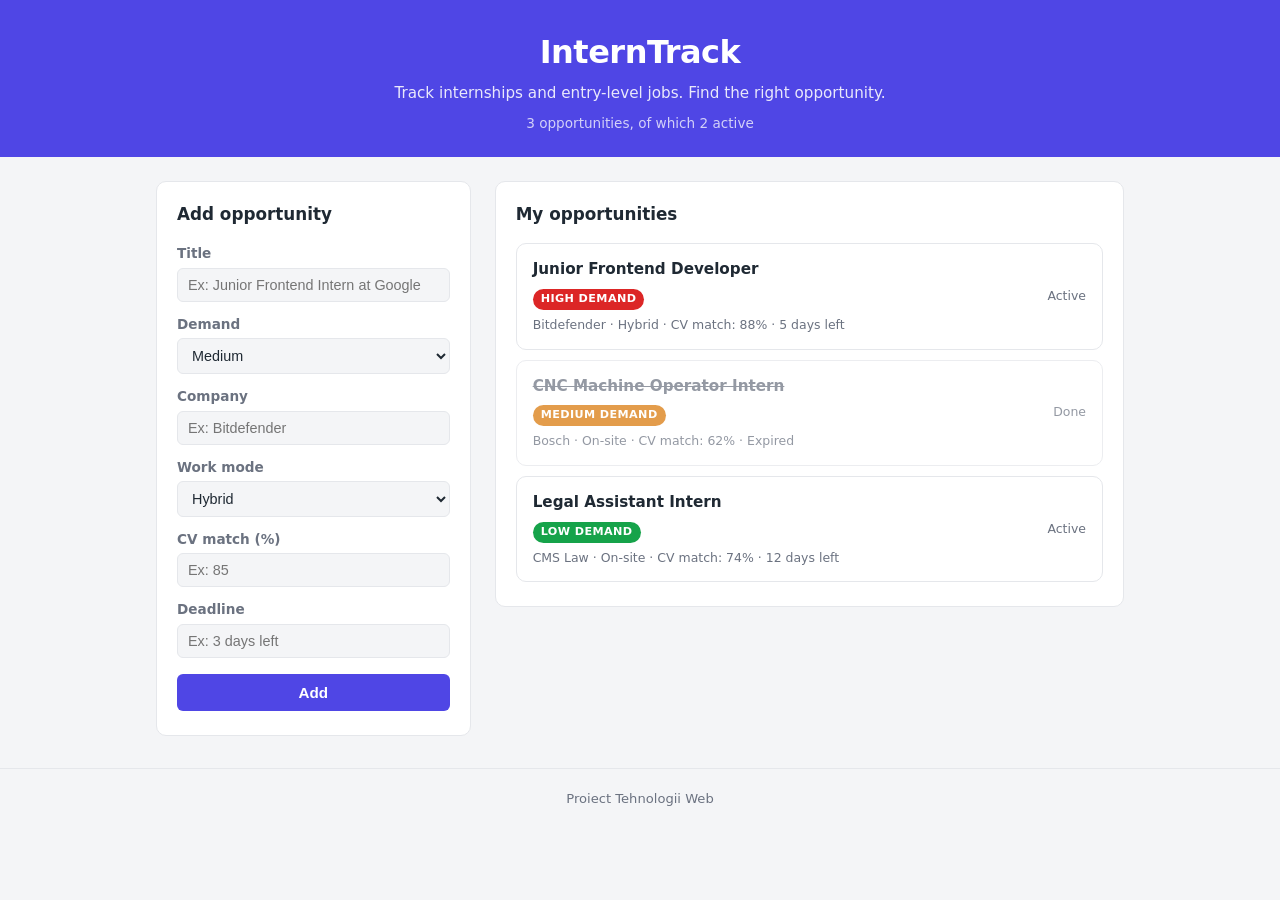
<file: index.html>
<!DOCTYPE html>
<html lang="en">

<head>
  <meta charset="UTF-8" />
  <meta name="viewport" content="width=device-width, initial-scale=1" />
  <title>InternTrack - mockup</title>
  <link rel="stylesheet" href="style.css" />
</head>

<body>

  <header class="app-header">
    <h1>InternTrack</h1>
    <p>Track internships and entry-level jobs. Find the right opportunity.</p>
    <p class="app-count">3 opportunities, of which 2 active</p>
  </header>

  <main class="container">

    <!-- Left panel: Add form -->
    <section class="panel">
      <h2>Add opportunity</h2>
      <form class="item-form">
        <label>
          Title
          <input type="text" name="title" placeholder="Ex: Junior Frontend Intern at Google" />
        </label>
        <label>
          Demand
          <select name="demand">
            <option value="low">Low</option>
            <option value="medium" selected>Medium</option>
            <option value="high">High</option>
          </select>
        </label>
        <label>
          Company
          <input type="text" name="company" placeholder="Ex: Bitdefender" />
        </label>
        <label>
          Work mode
          <select name="workMode">
            <option value="remote">Remote</option>
            <option value="hybrid" selected>Hybrid</option>
            <option value="on-site">On-site</option>
          </select>
        </label>
        <label>
          CV match (%)
          <input type="number" name="cvMatch" placeholder="Ex: 85" min="0" max="100" />
        </label>
        <label>
          Deadline
          <input type="text" name="deadline" placeholder="Ex: 3 days left" />
        </label>
        <button type="submit">Add</button>
      </form>
    </section>

    <!-- Right panel: Opportunities list -->
    <section class="panel">
      <h2>My opportunities</h2>
      <!-- When list is empty: <p class="empty">No opportunities yet.</p> -->
      <ul class="item-list">

        <!-- Item 1: active, high demand -->
        <li class="item-card">
          <div>
            <h3>Junior Frontend Developer</h3>
            <span class="badge badge-high">High demand</span>
            <p class="item-meta">Bitdefender &middot; Hybrid &middot; CV match: 88% &middot; 5 days left</p>
          </div>
          <span class="status">Active</span>
        </li>

        <!-- Item 2: done, medium demand -->
        <li class="item-card done">
          <div>
            <h3>CNC Machine Operator Intern</h3>
            <span class="badge badge-medium">Medium demand</span>
            <p class="item-meta">Bosch &middot; On-site &middot; CV match: 62% &middot; Expired</p>
          </div>
          <span class="status">Done</span>
        </li>

        <!-- Item 3: active, low demand -->
        <li class="item-card">
          <div>
            <h3>Legal Assistant Intern</h3>
            <span class="badge badge-low">Low demand</span>
            <p class="item-meta">CMS Law &middot; On-site &middot; CV match: 74% &middot; 12 days left</p>
          </div>
          <span class="status">Active</span>
        </li>

      </ul>
    </section>

  </main>

  <footer class="app-footer">Proiect Tehnologii Web</footer>

  <script src="internships.js"></script>
</body>

</html>
</file>
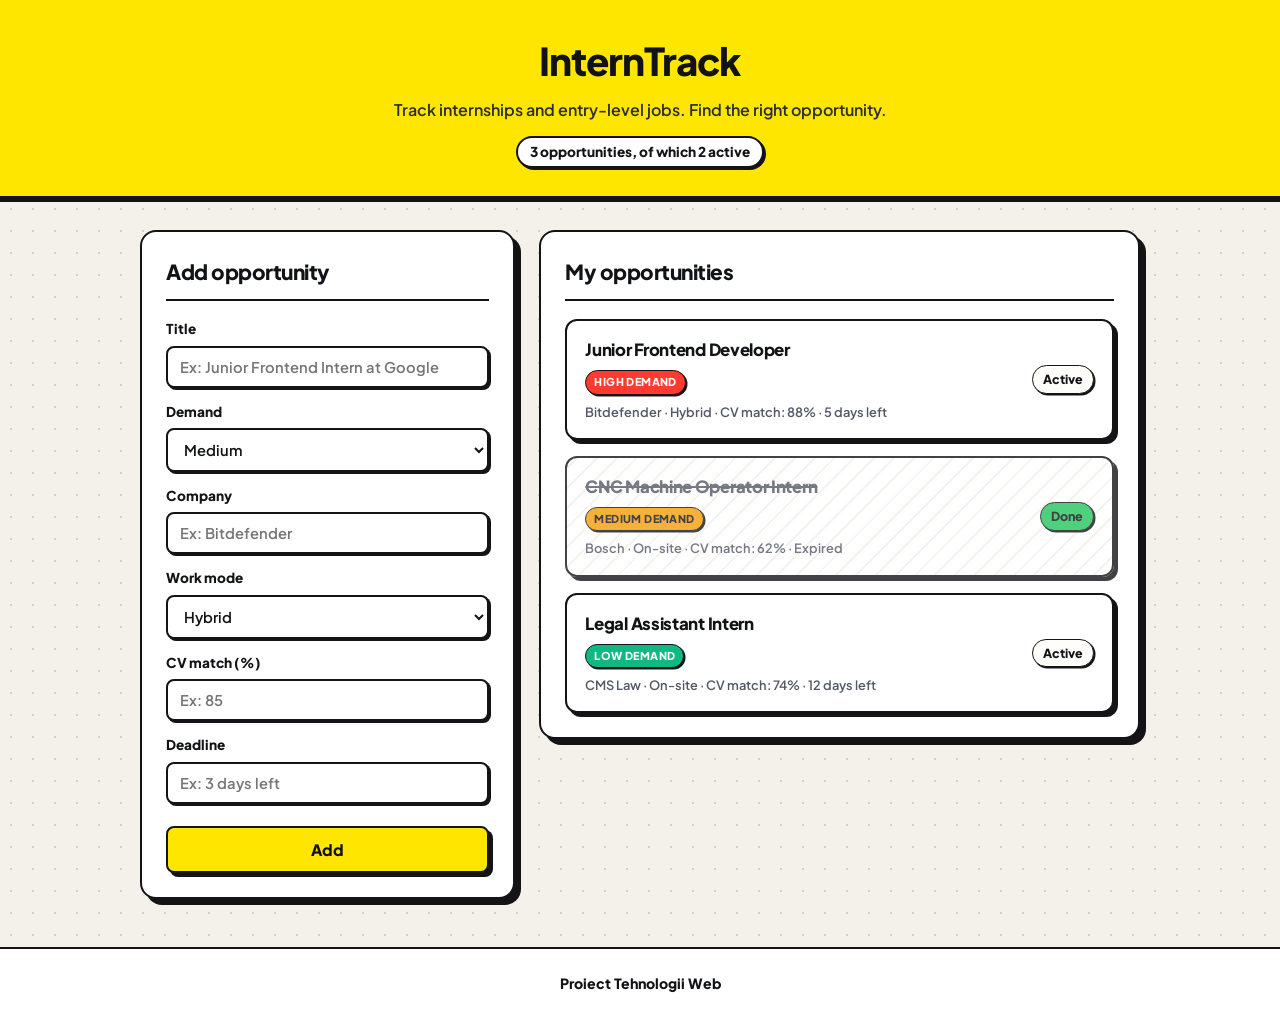
<file: mockup/index.html>
<!DOCTYPE html>
<html lang="en">

<head>
  <meta charset="UTF-8" />
  <meta name="viewport" content="width=device-width, initial-scale=1" />
  <title>InternTrack - mockup</title>
  <link rel="stylesheet" href="style.css" />
  <link rel="preconnect" href="https://fonts.googleapis.com" />
  <link rel="preconnect" href="https://fonts.gstatic.com" crossorigin />
  <link
    href="https://fonts.googleapis.com/css2?family=Plus+Jakarta+Sans:wght@500;600;700;800;900&display=swap"
    rel="stylesheet"
  />
</head>

<body>

  <header class="app-header">
    <h1>InternTrack</h1>
    <p>Track internships and entry-level jobs. Find the right opportunity.</p>
    <p class="app-count">3 opportunities, of which 2 active</p>
  </header>

  <main class="container">

    <!-- Left panel: Add form -->
    <section class="panel">
      <h2>Add opportunity</h2>
      <form class="item-form">
        <label>
          Title
          <input type="text" name="title" placeholder="Ex: Junior Frontend Intern at Google" />
        </label>
        <label>
          Demand
          <select name="demand">
            <option value="low">Low</option>
            <option value="medium" selected>Medium</option>
            <option value="high">High</option>
          </select>
        </label>
        <label>
          Company
          <input type="text" name="company" placeholder="Ex: Bitdefender" />
        </label>
        <label>
          Work mode
          <select name="workMode">
            <option value="remote">Remote</option>
            <option value="hybrid" selected>Hybrid</option>
            <option value="on-site">On-site</option>
          </select>
        </label>
        <label>
          CV match (%)
          <input type="number" name="cvMatch" placeholder="Ex: 85" min="0" max="100" />
        </label>
        <label>
          Deadline
          <input type="text" name="deadline" placeholder="Ex: 3 days left" />
        </label>
        <button type="submit">Add</button>
      </form>
    </section>

    <!-- Right panel: Opportunities list -->
    <section class="panel">
      <h2>My opportunities</h2>
      <!-- When list is empty: <p class="empty">No opportunities yet.</p> -->
      <ul class="item-list">

        <!-- Item 1: active, high demand -->
        <li class="item-card">
          <div>
            <h3>Junior Frontend Developer</h3>
            <span class="badge badge-high">High demand</span>
            <p class="item-meta">Bitdefender &middot; Hybrid &middot; CV match: 88% &middot; 5 days left</p>
          </div>
          <span class="status">Active</span>
        </li>

        <!-- Item 2: done, medium demand -->
        <li class="item-card done">
          <div>
            <h3>CNC Machine Operator Intern</h3>
            <span class="badge badge-medium">Medium demand</span>
            <p class="item-meta">Bosch &middot; On-site &middot; CV match: 62% &middot; Expired</p>
          </div>
          <span class="status">Done</span>
        </li>

        <!-- Item 3: active, low demand -->
        <li class="item-card">
          <div>
            <h3>Legal Assistant Intern</h3>
            <span class="badge badge-low">Low demand</span>
            <p class="item-meta">CMS Law &middot; On-site &middot; CV match: 74% &middot; 12 days left</p>
          </div>
          <span class="status">Active</span>
        </li>

      </ul>
    </section>

  </main>

  <footer class="app-footer">Proiect Tehnologii Web</footer>

  <script src="internships.js"></script>
</body>

</html>
</file>
<file: style.css>
/* ============================================================
   style.css — InternTrack · Stage 1: Static Mockup
   ============================================================ */

/* 4.1 Box model + CSS custom properties (all colors via variables) */
* {
  box-sizing: border-box;
}

:root {
  --bg:           #f4f5f7;        /* page background          */
  --card:         #ffffff;        /* panel / card background  */
  --text:         #1f2933;        /* main text                */
  --muted:        #6b7280;        /* secondary / muted text   */
  --accent:       #4f46e5;        /* brand accent (indigo)    */
  --accent-dark:  #3730a3;        /* hover state for accent   */
  --accent-soft:  #e0e7ff;        /* light accent background  */
  --border:       #e5e7eb;        /* subtle borders           */

  /* one color per demand value */
  --badge-high:   #dc2626;
  --badge-medium: #d97706;
  --badge-low:    #16a34a;
}

body {
  margin: 0;
  font-family: system-ui, -apple-system, "Segoe UI", Roboto, sans-serif;
  background: var(--bg);
  color: var(--text);
  line-height: 1.5;
}

/* ============================================================
   4.2 Header
   ============================================================ */
.app-header {
  background: var(--accent);
  color: #ffffff;
  text-align: center;
  padding: 28px 16px 24px;
}

.app-header h1 {
  margin: 0 0 6px;
  font-size: 2rem;
  letter-spacing: -0.5px;
}

.app-header p {
  margin: 4px 0 0;
  font-size: 0.95rem;
  opacity: 0.88;
}

.app-count {
  font-size: 0.85rem !important;
  opacity: 0.75 !important;
  margin-top: 8px !important;
}

/* ============================================================
   4.3 Two-column layout (Grid)
   ============================================================ */
.container {
  max-width: 1000px;
  margin: 24px auto;
  padding: 0 16px;
  display: grid;
  grid-template-columns: 1fr 2fr;
  gap: 24px;
  align-items: start;
}

/* ============================================================
   4.4 Panels
   ============================================================ */
.panel {
  background: var(--card);
  border: 1px solid var(--border);
  border-radius: 10px;
  padding: 20px 20px 24px;
}

.panel h2 {
  margin: 0 0 16px;
  font-size: 1.05rem;
  color: var(--text);
}

/* ============================================================
   4.5 Form (Flexbox — column direction)
   ============================================================ */
.item-form {
  display: flex;
  flex-direction: column;
  gap: 12px;
}

.item-form label {
  display: flex;
  flex-direction: column;
  font-size: 0.85rem;
  font-weight: 600;
  color: var(--muted);
  gap: 4px;
}

.item-form input,
.item-form select {
  padding: 8px 10px;
  border: 1px solid var(--border);
  border-radius: 6px;
  font-size: 0.9rem;
  background: var(--bg);
  color: var(--text);
  outline: none;
  transition: border-color 0.15s;
}

.item-form input:focus,
.item-form select:focus {
  border-color: var(--accent);
}

.item-form button {
  margin-top: 4px;
  padding: 10px;
  background: var(--accent);
  color: #fff;
  border: none;
  border-radius: 6px;
  font-size: 0.95rem;
  font-weight: 600;
  cursor: pointer;
  transition: background 0.15s;
}

.item-form button:hover {
  background: var(--accent-dark);
}

/* ============================================================
   4.6 Item list and cards (Flexbox)
   ============================================================ */
.item-list {
  list-style: none;
  padding: 0;
  margin: 0;
  display: flex;
  flex-direction: column;
  gap: 10px;
}

/* Empty state placeholder */
.empty {
  color: var(--muted);
  font-size: 0.9rem;
  text-align: center;
  padding: 24px 0;
}

.item-card {
  display: flex;
  justify-content: space-between;
  align-items: center;
  padding: 14px 16px;
  border: 1px solid var(--border);
  border-radius: 10px;
  background: var(--card);
  transition: border-color 0.15s, box-shadow 0.15s;
}

.item-card:hover {
  border-color: var(--accent);
  box-shadow: 0 2px 8px rgba(79, 70, 229, 0.12);
}

.item-card h3 {
  margin: 0 0 4px;
  font-size: 0.95rem;
  font-weight: 600;
}

.item-meta {
  margin: 6px 0 0;
  font-size: 0.78rem;
  color: var(--muted);
}

/* ============================================================
   4.7 Coloured badges
   ============================================================ */
.badge {
  display: inline-block;
  font-size: 0.7rem;
  font-weight: 700;
  color: #ffffff;
  padding: 2px 8px;
  border-radius: 999px;
  text-transform: uppercase;
  letter-spacing: 0.4px;
}

.badge-high   { background: var(--badge-high); }
.badge-medium { background: var(--badge-medium); }
.badge-low    { background: var(--badge-low); }

/* ============================================================
   4.8 Done / finished card
   ============================================================ */
.item-card.done {
  opacity: 0.72;
}

.item-card.done h3 {
  text-decoration: line-through;
  color: var(--muted);
}

/* ============================================================
   Status label (Active / Done)
   ============================================================ */
.status {
  font-size: 0.78rem;
  color: var(--muted);
  white-space: nowrap;
  margin-left: 12px;
  flex-shrink: 0;
}

/* ============================================================
   4.9 Responsive — single column under 700 px
   ============================================================ */
@media (max-width: 700px) {
  .container {
    grid-template-columns: 1fr;
  }
}

/* ============================================================
   Footer
   ============================================================ */
.app-footer {
  text-align: center;
  padding: 20px 16px;
  font-size: 0.82rem;
  color: var(--muted);
  border-top: 1px solid var(--border);
  margin-top: 32px;
}

/* ============================================================
   Pasul 5 — :focus-visible (keyboard navigation)
   ============================================================ */
:focus-visible {
  outline: 2px solid var(--accent);
  outline-offset: 2px;
}

/* ============================================================
   Pasul 5 — Dark theme (prefers-color-scheme)
   Only the variable values change; all rules above adapt via var()
   ============================================================ */
@media (prefers-color-scheme: dark) {
  :root {
    --bg:           #14121d;
    --card:         #1e1b2e;
    --text:         #e5e7eb;
    --muted:        #9ca3af;
    --border:       #352f4d;
    --accent-soft:  #2a2342;
  }

  .item-form input,
  .item-form select {
    background: #1e1b2e;
    color: var(--text);
    border-color: var(--border);
  }
}
</file>
<file: mockup/style.css>
/* ============================================================
   style.css — InternTrack · Stage 1 Static Mockup
   Bento Grid & Neo-Brutalism Edition
   ============================================================ */

@import url("https://fonts.googleapis.com/css2?family=Plus+Jakarta+Sans:wght@500;600;700;800;900&display=swap");

/* ------------------------------------------------------------
   1. Box model + CSS custom properties (Neo-Brutalist Palette)
   ------------------------------------------------------------ */
*, *::before, *::after {
  box-sizing: border-box;
}

:root {
  --bg:              #f4f1ea;        /* Architectural paper canvas */
  --bg-pattern:      #d5d0c3;        /* Contrast grid dot color */
  --card:            #ffffff;        /* Crisp card surface */
  --card-alt:        #fffdfa;        /* Tinted surface */
  --text:            #121316;        /* High-contrast ink */
  --muted:           #525866;        /* Muted secondary text */
  --border:          #141416;        /* Chunky neo-brutal border */
  --shadow-color:    #141416;        /* Solid offset drop shadow */
  --shadow-sm:       2px 2px 0px var(--shadow-color);
  --shadow-md:       4px 4px 0px var(--shadow-color);
  --shadow-lg:       6px 6px 0px var(--shadow-color);

  --accent:          #ffe600;        /* Neo Yellow */
  --accent-dark:     #e6cf00;
  --accent-purple:   #6366f1;
  --accent-lime:     #22c55e;

  /* One color per demand value */
  --badge-high:      #ff3b30;
  --badge-medium:    #f59e0b;
  --badge-low:       #10b981;

  --border-width:    2.5px;
  --radius-md:       12px;
  --radius-lg:       16px;
}

body {
  margin: 0;
  font-family: "Plus Jakarta Sans", system-ui, -apple-system, BlinkMacSystemFont, "Segoe UI", Roboto, sans-serif;
  background-color: var(--bg);
  background-image: radial-gradient(var(--bg-pattern) 1.5px, transparent 1.5px);
  background-size: 22px 22px;
  color: var(--text);
  line-height: 1.5;
  -webkit-font-smoothing: antialiased;
}

/* ------------------------------------------------------------
   2. Header — Neo-Brutalist Bento Hero
   ------------------------------------------------------------ */
.app-header {
  background: var(--accent);
  color: #121316;
  border-bottom: var(--border-width) solid var(--border);
  box-shadow: 0 4px 0px var(--border);
  text-align: center;
  padding: 32px 16px 28px;
  position: relative;
}

.app-header h1 {
  margin: 0 0 8px;
  font-size: 2.4rem;
  font-weight: 900;
  letter-spacing: -1px;
}

.app-header p {
  margin: 4px 0 0;
  font-size: 1rem;
  font-weight: 600;
  color: #2b2e35;
}

.app-count {
  display: inline-block;
  font-size: 0.85rem !important;
  font-weight: 800 !important;
  color: #121316 !important;
  background: #ffffff;
  border: 2px solid var(--border);
  padding: 4px 12px;
  border-radius: 999px;
  box-shadow: var(--shadow-sm);
  margin-top: 14px !important;
}

/* ------------------------------------------------------------
   3. Two-column Bento Grid Layout
   ------------------------------------------------------------ */
.container {
  max-width: 1040px;
  margin: 32px auto;
  padding: 0 20px;
  display: grid;
  grid-template-columns: 1fr 1.6fr;
  gap: 24px;
  align-items: start;
}

/* ------------------------------------------------------------
   4. Panels (Bento Boxes)
   ------------------------------------------------------------ */
.panel {
  background: var(--card);
  border: var(--border-width) solid var(--border);
  border-radius: var(--radius-lg);
  box-shadow: var(--shadow-lg);
  padding: 24px;
  transition: transform 0.15s ease;
}

.panel h2 {
  margin: 0 0 18px;
  font-size: 1.3rem;
  font-weight: 900;
  letter-spacing: -0.5px;
  color: var(--text);
  padding-bottom: 12px;
  border-bottom: 2px solid var(--border);
}

/* ------------------------------------------------------------
   5. Form (Flexbox — Neo-Brutalist Inputs & Button)
   ------------------------------------------------------------ */
.item-form {
  display: flex;
  flex-direction: column;
  gap: 14px;
}

.item-form label {
  display: flex;
  flex-direction: column;
  font-size: 0.85rem;
  font-weight: 800;
  color: var(--text);
  gap: 6px;
}

.item-form input,
.item-form select {
  padding: 10px 12px;
  border: var(--border-width) solid var(--border);
  border-radius: 8px;
  font-size: 0.92rem;
  font-family: inherit;
  font-weight: 600;
  background: var(--card);
  color: var(--text);
  outline: none;
  box-shadow: var(--shadow-sm);
  transition: transform 0.1s ease, box-shadow 0.1s ease;
}

.item-form input:focus,
.item-form select:focus {
  transform: translate(-1px, -1px);
  box-shadow: var(--shadow-md);
  border-color: var(--border);
}

.item-form button {
  margin-top: 8px;
  padding: 12px;
  background: var(--accent);
  color: #121316;
  border: var(--border-width) solid var(--border);
  border-radius: 8px;
  font-size: 0.98rem;
  font-weight: 900;
  font-family: inherit;
  cursor: pointer;
  box-shadow: var(--shadow-md);
  transition: transform 0.1s ease, box-shadow 0.1s ease;
}

.item-form button:hover {
  transform: translate(-2px, -2px);
  box-shadow: var(--shadow-lg);
}

.item-form button:active {
  transform: translate(2px, 2px);
  box-shadow: 0px 0px 0px var(--border);
}

/* ------------------------------------------------------------
   6. Item list and cards (Bento Neo-Brutal Cards)
   ------------------------------------------------------------ */
.item-list {
  list-style: none;
  padding: 0;
  margin: 0;
  display: flex;
  flex-direction: column;
  gap: 16px;
}

/* Empty state placeholder */
.empty {
  color: var(--muted);
  font-size: 0.95rem;
  font-weight: 700;
  text-align: center;
  padding: 32px 0;
}

.item-card {
  display: flex;
  justify-content: space-between;
  align-items: center;
  padding: 16px 18px;
  border: var(--border-width) solid var(--border);
  border-radius: var(--radius-md);
  background: var(--card);
  box-shadow: var(--shadow-md);
  transition: transform 0.15s ease, box-shadow 0.15s ease;
}

.item-card:hover {
  transform: translate(-2px, -2px);
  box-shadow: var(--shadow-lg);
}

.item-card h3 {
  margin: 0 0 6px;
  font-size: 1.05rem;
  font-weight: 800;
  letter-spacing: -0.3px;
}

.item-meta {
  margin: 8px 0 0;
  font-size: 0.8rem;
  font-weight: 600;
  color: var(--muted);
}

/* ------------------------------------------------------------
   7. Coloured Badges (Neo-Brutalist Pill)
   ------------------------------------------------------------ */
.badge {
  display: inline-block;
  font-size: 0.68rem;
  font-weight: 800;
  color: #ffffff;
  padding: 3px 8px;
  border: 1.5px solid var(--border);
  border-radius: 999px;
  text-transform: uppercase;
  letter-spacing: 0.4px;
  box-shadow: 1.5px 1.5px 0px var(--border);
}

.badge-high   { background: var(--badge-high); }
.badge-medium { background: var(--badge-medium); color: #121316; }
.badge-low    { background: var(--badge-low); }

/* ------------------------------------------------------------
   8. Done / finished card (Requirement S1-R5)
   ------------------------------------------------------------ */
.item-card.done {
  opacity: 0.8;
  background: repeating-linear-gradient(
    -45deg,
    var(--card),
    var(--card) 12px,
    var(--bg) 12px,
    var(--bg) 14px
  );
}

.item-card.done h3 {
  text-decoration: line-through;
  text-decoration-thickness: 2px;
  color: var(--muted);
}

/* ------------------------------------------------------------
   Status label (Active / Done)
   ------------------------------------------------------------ */
.status {
  font-size: 0.78rem;
  font-weight: 800;
  padding: 4px 10px;
  border-radius: 999px;
  border: 1.5px solid var(--border);
  box-shadow: 1.5px 1.5px 0px var(--border);
  white-space: nowrap;
  margin-left: 14px;
  flex-shrink: 0;
  background: var(--card-alt);
}

.item-card.done .status {
  background: var(--accent-lime);
  color: #121316;
}

/* ------------------------------------------------------------
   9. Responsive — single column under 700 px (Requirement S1-R6)
   ------------------------------------------------------------ */
@media (max-width: 700px) {
  .container {
    grid-template-columns: 1fr;
  }
}

/* ------------------------------------------------------------
   10. Footer
   ------------------------------------------------------------ */
.app-footer {
  text-align: center;
  padding: 24px 16px;
  font-size: 0.88rem;
  font-weight: 800;
  color: var(--text);
  border-top: var(--border-width) solid var(--border);
  background: var(--card);
  margin-top: 48px;
}

/* ------------------------------------------------------------
   11. Focus Visible (Requirement S1-R7)
   ------------------------------------------------------------ */
:focus-visible {
  outline: 3px solid var(--accent-purple);
  outline-offset: 3px;
}

/* ------------------------------------------------------------
   12. Dark Theme (prefers-color-scheme) (Requirement S1-R7)
   ------------------------------------------------------------ */
@media (prefers-color-scheme: dark) {
  :root {
    --bg:              #0e0f14;
    --bg-pattern:      #232533;
    --card:            #171922;
    --card-alt:        #1f212c;
    --text:            #f8fafc;
    --muted:           #94a3b8;
    --border:          #3f4357;
    --shadow-color:    #000000;
  }

  .app-header {
    background: #2a270f;
    border-bottom-color: #facc15;
  }

  .app-header h1 {
    color: #facc15;
  }

  .app-header p {
    color: #e2e8f0;
  }

  .app-count {
    background: #171922;
    color: #f8fafc !important;
  }

  .item-form input,
  .item-form select {
    background: #171922;
    color: var(--text);
    border-color: var(--border);
  }
}
</file>
